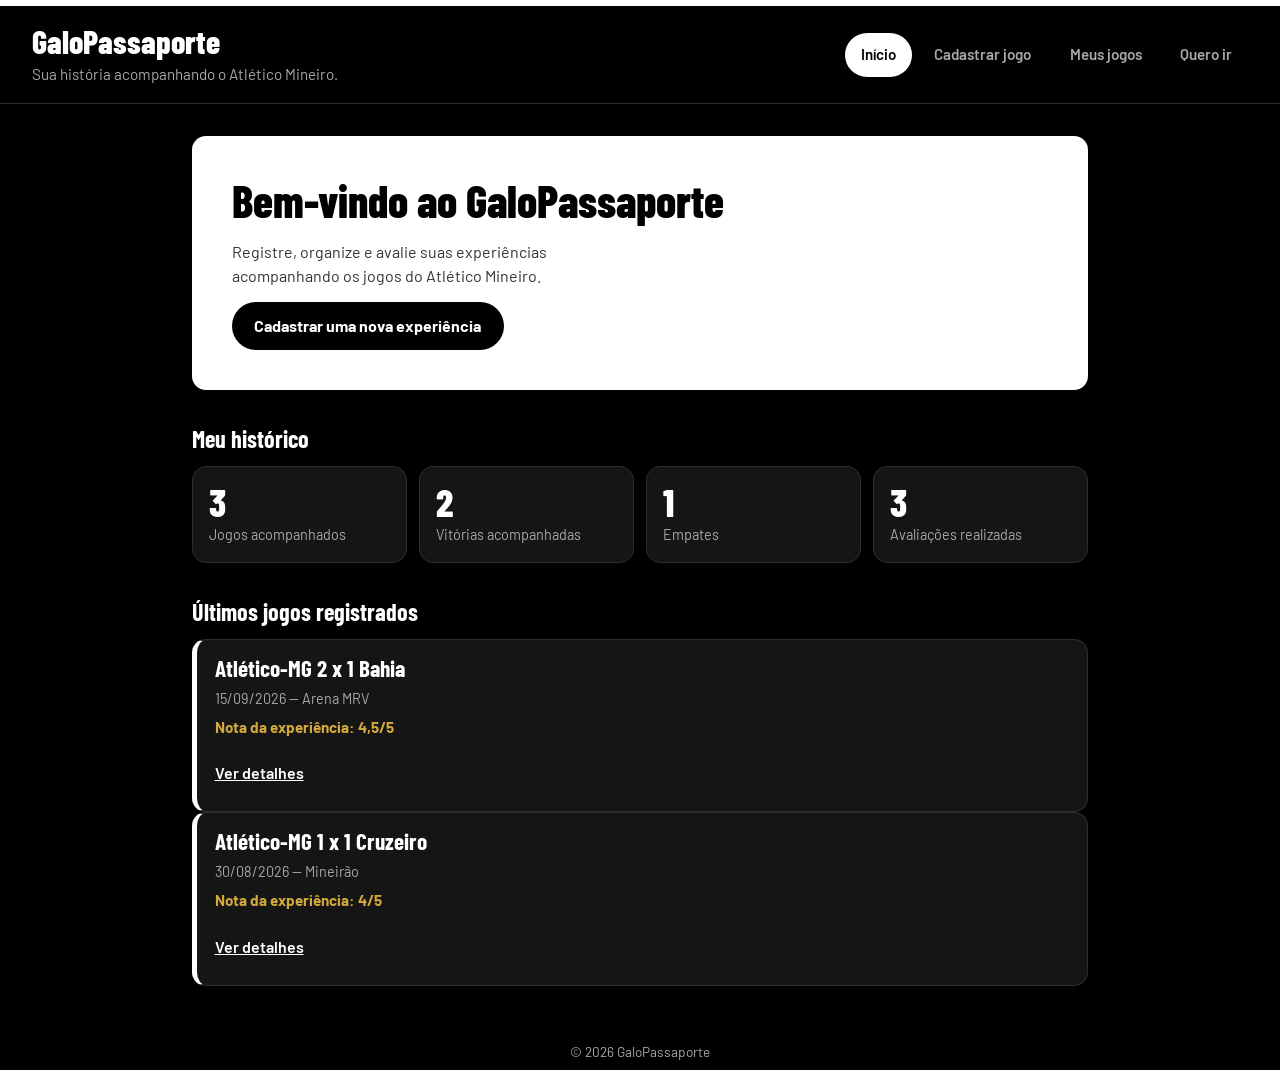
<file: index.html>
<!DOCTYPE html>
<html lang="pt-BR">

<head>
    <meta charset="UTF-8">
    <meta name="viewport" content="width=device-width, initial-scale=1.0">
    <meta name="theme-color" content="#000000">
    <title>GaloPassaporte - Início</title>

    <link rel="preconnect" href="https://fonts.googleapis.com">
    <link rel="preconnect" href="https://fonts.gstatic.com" crossorigin>
    <link href="https://fonts.googleapis.com/css2?family=Barlow+Condensed:wght@600;700;800&family=Barlow:wght@400;600;700&display=swap" rel="stylesheet">
    <link rel="stylesheet" href="assets/css/style.css">
</head>

<body>

    <header class="topo">
        <div class="marca">
            <h1>GaloPassaporte</h1>
            <p>Sua história acompanhando o Atlético Mineiro.</p>
        </div>

        <nav class="menu" aria-label="Principal">
            <ul>
                <li><a href="index.html" class="ativo">Início</a></li>
                <li><a href="pages/cadastrar.html">Cadastrar jogo</a></li>
                <li><a href="pages/jogos.html">Meus jogos</a></li>
                <li><a href="pages/futuros.html">Quero ir</a></li>
            </ul>
        </nav>
    </header>

    <main>

        <section class="boas-vindas">
            <h2>Bem-vindo ao GaloPassaporte</h2>

            <p>
                Registre, organize e avalie suas experiências
                acompanhando os jogos do Atlético Mineiro.
            </p>

            <a class="botao" href="pages/cadastrar.html">Cadastrar uma nova experiência</a>
        </section>

        <section>
            <h2>Meu histórico</h2>

            <ul class="estatisticas">
                <li><strong>3</strong> Jogos acompanhados</li>
                <li><strong>2</strong> Vitórias acompanhadas</li>
                <li><strong>1</strong> Empates</li>
                <li><strong>3</strong> Avaliações realizadas</li>
            </ul>
        </section>

        <section>
            <h2>Últimos jogos registrados</h2>

            <div class="lista-jogos">
                <article class="jogo">
                    <h3>Atlético-MG 2 x 1 Bahia</h3>
                    <p class="info">15/09/2026 — Arena MRV</p>
                    <p class="nota">Nota da experiência: 4,5/5</p>
                    <a class="detalhes" href="pages/detalhes.html">Ver detalhes</a>
                </article>

                <article class="jogo">
                    <h3>Atlético-MG 1 x 1 Cruzeiro</h3>
                    <p class="info">30/08/2026 — Mineirão</p>
                    <p class="nota">Nota da experiência: 4/5</p>
                    <a class="detalhes" href="pages/detalhes.html">Ver detalhes</a>
                </article>
            </div>
        </section>

    </main>

    <footer>
        <p>&copy; 2026 GaloPassaporte</p>
    </footer>

</body>

</html>
</file>
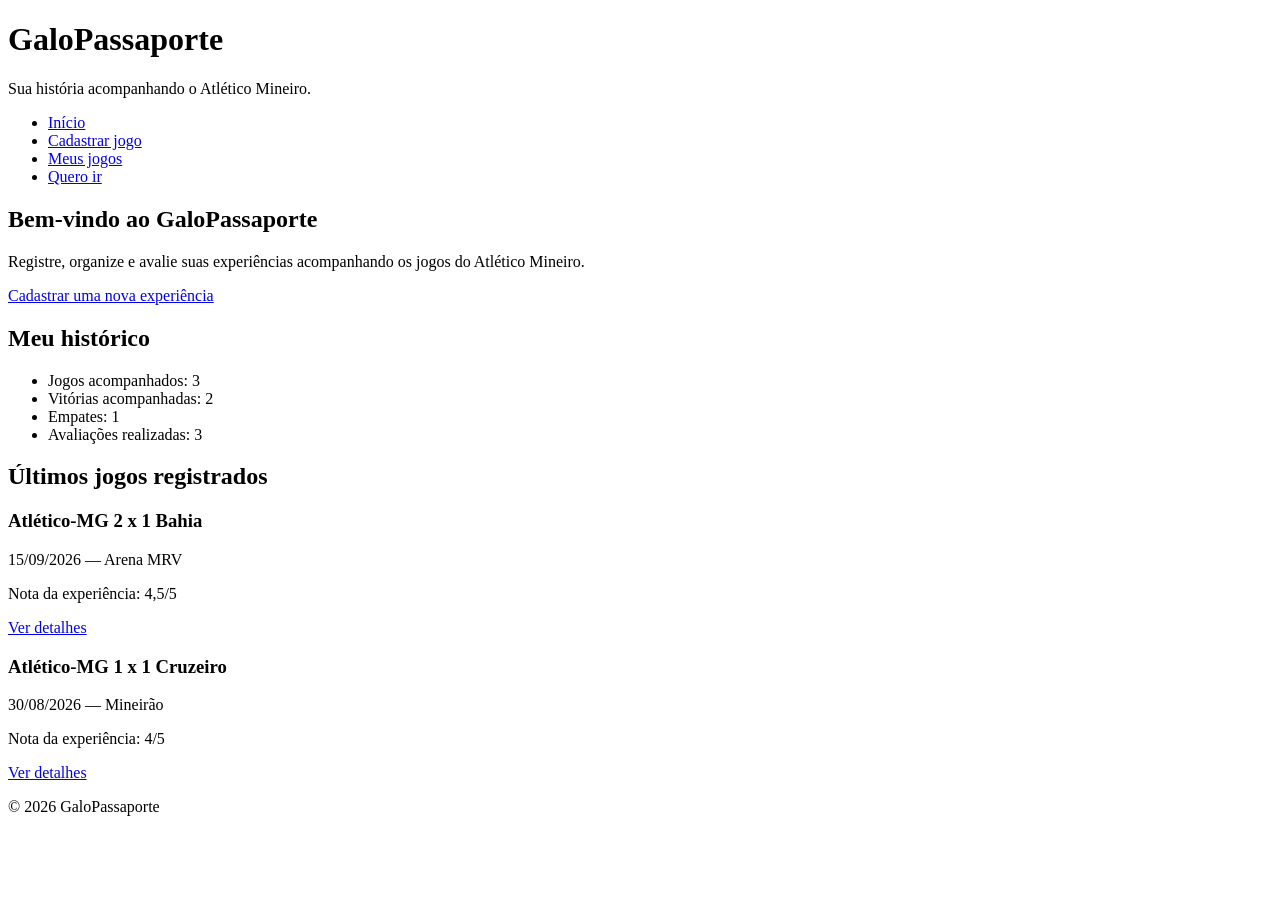
<file: Galo Passaporte/index.html>
<!DOCTYPE html>
<html lang="pt-BR">

<head>
    <meta charset="UTF-8">
    <meta name="viewport" content="width=device-width, initial-scale=1.0">
    <title>GaloPassaporte - Início</title>
</head>

<body>

    <header>
        <h1>GaloPassaporte</h1>
        <p>Sua história acompanhando o Atlético Mineiro.</p>

        <nav>
            <ul>
                <li><a href="index.html">Início</a></li>
                <li><a href="cadastrar.html">Cadastrar jogo</a></li>
                <li><a href="jogos.html">Meus jogos</a></li>
                <li><a href="futuros.html">Quero ir</a></li>
            </ul>
        </nav>
    </header>

    <main>

        <section>
            <h2>Bem-vindo ao GaloPassaporte</h2>

            <p>
                Registre, organize e avalie suas experiências
                acompanhando os jogos do Atlético Mineiro.
            </p>

            <a href="cadastrar.html">Cadastrar uma nova experiência</a>
        </section>

        <section>
            <h2>Meu histórico</h2>

            <ul>
                <li>Jogos acompanhados: 3</li>
                <li>Vitórias acompanhadas: 2</li>
                <li>Empates: 1</li>
                <li>Avaliações realizadas: 3</li>
            </ul>
        </section>

        <section>
            <h2>Últimos jogos registrados</h2>

            <article>
                <h3>Atlético-MG 2 x 1 Bahia</h3>

                <p>15/09/2026 — Arena MRV</p>

                <p>Nota da experiência: 4,5/5</p>

                <a href="detalhes.html">
                    Ver detalhes
                </a>
            </article>

            <article>
                <h3>Atlético-MG 1 x 1 Cruzeiro</h3>

                <p>30/08/2026 — Mineirão</p>

                <p>Nota da experiência: 4/5</p>

                <a href="detalhes.html">
                    Ver detalhes
                </a>
            </article>

        </section>

    </main>

    <footer>
        <p>&copy; 2026 GaloPassaporte</p>
    </footer>

</body>

</html>
</file>
<file: assets/css/style.css>
:root {
    --preto: #000000;
    --superficie: #151515;
    --superficie-2: #202020;
    --linha: #2e2e2e;
    --branco: #ffffff;
    --cinza: #a8a8a8;
    --ouro: #d4a93c;
    --raio: 14px;
    --fonte-titulo: "Barlow Condensed", "Arial Narrow", Impact, sans-serif;
    --fonte-texto: "Barlow", Arial, sans-serif;
    --perigo: #ff7b7b;
}

*,
*::before,
*::after {
    box-sizing: border-box;
}

body {
    margin: 0;
    background: var(--preto);
    color: var(--branco);
    font-family: var(--fonte-texto);
    font-size: 1rem;
    line-height: 1.5;
    
    padding-bottom: 80px;
}

h1, h2, h3 {
    font-family: var(--fonte-titulo);
    line-height: 1.1;
    margin: 0;
}

p {
    margin: 0;
}

a {
    color: inherit;
}


a:focus-visible {
    outline: 3px solid var(--ouro);
    outline-offset: 3px;
}



.topo {
    background: var(--preto);
    border-top: 6px solid var(--branco);
    border-bottom: 1px solid var(--linha);
    padding: 1rem 1.25rem 1.1rem;
}

.topo h1 {
    font-size: 2rem;
    font-weight: 800;
}

.topo p {
    color: var(--cinza);
    font-size: 0.95rem;
    margin-top: 0.25rem;
}

.menu {
    position: fixed;
    left: 0;
    right: 0;
    bottom: 0;
    z-index: 10; 
    background: var(--superficie);
    border-top: 1px solid var(--linha);
}

.menu ul {
    list-style: none;
    margin: 0;
    padding: 0;
    display: grid;
    grid-template-columns: repeat(4, 1fr);
}

.menu a {
    display: flex;
    align-items: center;
    justify-content: center;
    min-height: 60px;
    padding: 0.25rem;
    text-align: center;
    text-decoration: none;
    font-size: 0.82rem;
    font-weight: 600;
    color: var(--cinza);
    border-top: 3px solid transparent;
}


.menu a.ativo {
    color: var(--branco);
    border-top-color: var(--ouro);
}

main {
    padding: 1.25rem;
    max-width: 960px;
    margin: 0 auto;
    display: grid;
    gap: 1.75rem;
}

main h2 {
    font-size: 1.5rem;
    font-weight: 700;
    margin-bottom: 0.85rem;
}

.intro {
    color: var(--cinza);
    margin-bottom: 1rem;
    max-width: 60ch;
}

.boas-vindas {
    background: var(--branco);
    color: var(--preto);
    border-radius: var(--raio);
    padding: 1.5rem 1.25rem;
    display: grid;
    gap: 0.9rem;
}

.boas-vindas h2 {
    font-size: 2rem;
    font-weight: 800;
    margin: 0;
}

.boas-vindas p {
    color: #333333;
    max-width: 46ch;
}

.botao {
    display: inline-flex;
    align-items: center;
    justify-content: center;
    min-height: 48px;
    padding: 0.6rem 1.4rem;
    border-radius: 999px;
    background: var(--preto);
    color: var(--branco);
    font-weight: 700;
    text-decoration: none;
    justify-self: start;
}

.botao:hover {
    background: #222222;
}

.boas-vindas .botao:focus-visible {
    outline-color: var(--preto);
}
.estatisticas {
    list-style: none;
    margin: 0;
    padding: 0;
    display: grid;
    grid-template-columns: repeat(2, 1fr);
    gap: 0.75rem;
}

.estatisticas li {
    background: var(--superficie);
    border: 1px solid var(--linha);
    border-radius: var(--raio);
    padding: 1rem;
    display: grid;
    gap: 0.15rem;
    color: var(--cinza);
    font-size: 0.9rem;
}

.estatisticas strong {
    font-family: var(--fonte-titulo);
    font-size: 2.4rem;
    font-weight: 800;
    line-height: 1;
    color: var(--branco);
}
footer {
    text-align: center;
    color: var(--cinza);
    font-size: 0.85rem;
    padding: 1.5rem 1.25rem 0.5rem;
}

form {
    display: grid;
    gap: 0.4rem;
    max-width: 640px;
}

label {
    font-weight: 600;
    margin-top: 0.8rem;
}

input,
select,
textarea {
    width: 100%;
    min-height: 48px;
    padding: 0.6rem 0.8rem;
    background: var(--superficie);
    color: var(--branco);
    border: 1px solid var(--linha);
    border-radius: 10px;
    font: inherit;
    color-scheme: dark; 
}

textarea {
    min-height: 120px;
    resize: vertical;
}

input:focus,
select:focus,
textarea:focus {
    outline: 3px solid var(--ouro);
    border-color: var(--ouro);
}


form h3 {
    font-size: 1.5rem;
    margin-top: 1.5rem;
    padding-top: 1rem;
    border-top: 1px solid var(--linha);
}



button {
    font: inherit;
    font-weight: 700;
    min-height: 48px;
    padding: 0.6rem 1.4rem;
    border-radius: 999px;
    border: 2px solid var(--branco);
    background: transparent;
    color: var(--branco);
    cursor: pointer;
}

button:hover {
    background: var(--superficie-2);
}

button:focus-visible {
    outline: 3px solid var(--ouro);
    outline-offset: 3px;
}


button.primario {
    background: var(--branco);
    color: var(--preto);
}

button.primario:hover {
    background: #dddddd;
}


button.perigo {
    border-color: var(--perigo);
    color: var(--perigo);
}

form button {
    margin-top: 0.8rem;
}
.lista-jogos {
        grid-template-columns: repeat(2, 1fr);
 }
.jogo {
    background: var(--superficie);
    border: 1px solid var(--linha);
    border-left: 5px solid var(--branco);
    border-radius: var(--raio);
    padding: 1rem 1.1rem;
    display: grid;
    gap: 0.4rem;
}

.jogo h3 {
    font-size: 1.45rem;
    font-weight: 700;
}

.jogo .info {
    color: var(--cinza);
    font-size: 0.9rem;
}

.jogo .nota {
    color: var(--ouro);
    font-weight: 700;
}

.jogo .detalhes {
    justify-self: start;
    margin-top: 0.4rem;
    min-height: 44px;
    display: inline-flex;
    align-items: center;
    font-weight: 600;
    text-decoration: underline;
    }


.acoes {
    display: flex;
    flex-wrap: wrap;
    align-items: center;
    gap: 0.6rem;
    margin-top: 0.5rem;
}

.acoes .detalhes {
    margin-top: 0;
    margin-right: 0.4rem;
}

.acoes button {
    min-height: 44px;
    padding: 0.4rem 1.1rem;
}

.jogo p {
    color: var(--cinza);
    font-size: 0.95rem;
}



table {
    width: 100%;
    border-collapse: collapse;
    background: var(--superficie);
    border: 1px solid var(--linha);
}

th,
td {
    padding: 0.8rem 1rem;
    text-align: left;
    border-bottom: 1px solid var(--linha);
}

th {
    color: var(--cinza);
    font-weight: 600;
    font-size: 0.9rem;
}

td:last-child {
    color: var(--ouro);
    font-weight: 700;
    text-align: right;
}
    @media (min-width: 768px) {
    body {
        padding-bottom: 0;
    }

    .topo {
        display: flex;
        flex-wrap: wrap;
        align-items: center;
        justify-content: space-between;
        gap: 1rem;
        padding: 1.1rem 2rem;
    }

    .menu {
        position: static;
        background: transparent;
        border: 0;
    }

    .menu ul {
        display: flex;
        gap: 0.4rem;
    }

    .menu a {
        min-height: 44px;
        padding: 0.4rem 1rem;
        font-size: 0.95rem;
        border-top: 0;
        border-radius: 999px;
    }

    .menu a:hover {
        color: var(--branco);
        background: var(--superficie-2);
    }

    .menu a.ativo {
        background: var(--branco);
        color: var(--preto);
    }

    main {
        padding: 2rem;
        gap: 2.25rem;
    }

    .boas-vindas {
        padding: 2.5rem;
    }

    .boas-vindas h2 {
        font-size: 2.8rem;
    }

    .estatisticas {
        grid-template-columns: repeat(4, 1fr);
    }

    .lista-jogos {
        grid-template-columns: repeat(2, 1fr);
    }
}
</file>
